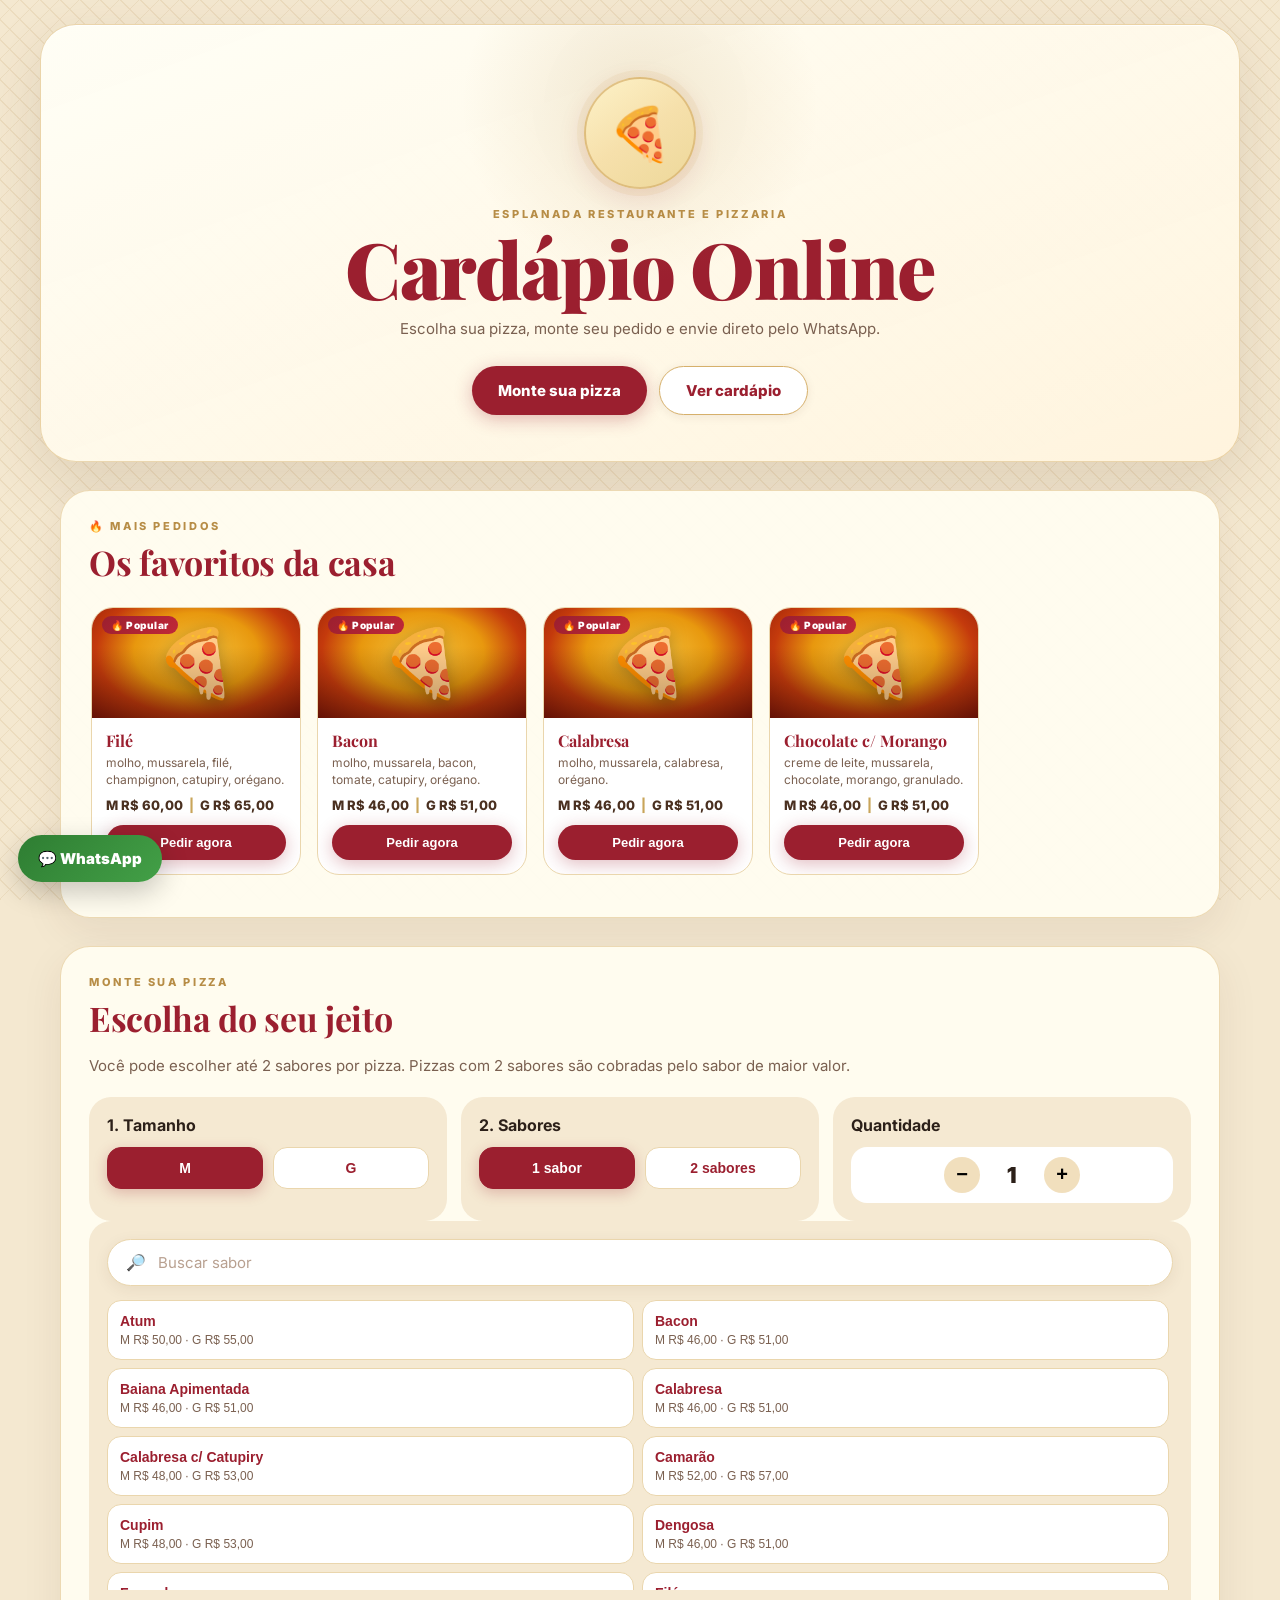
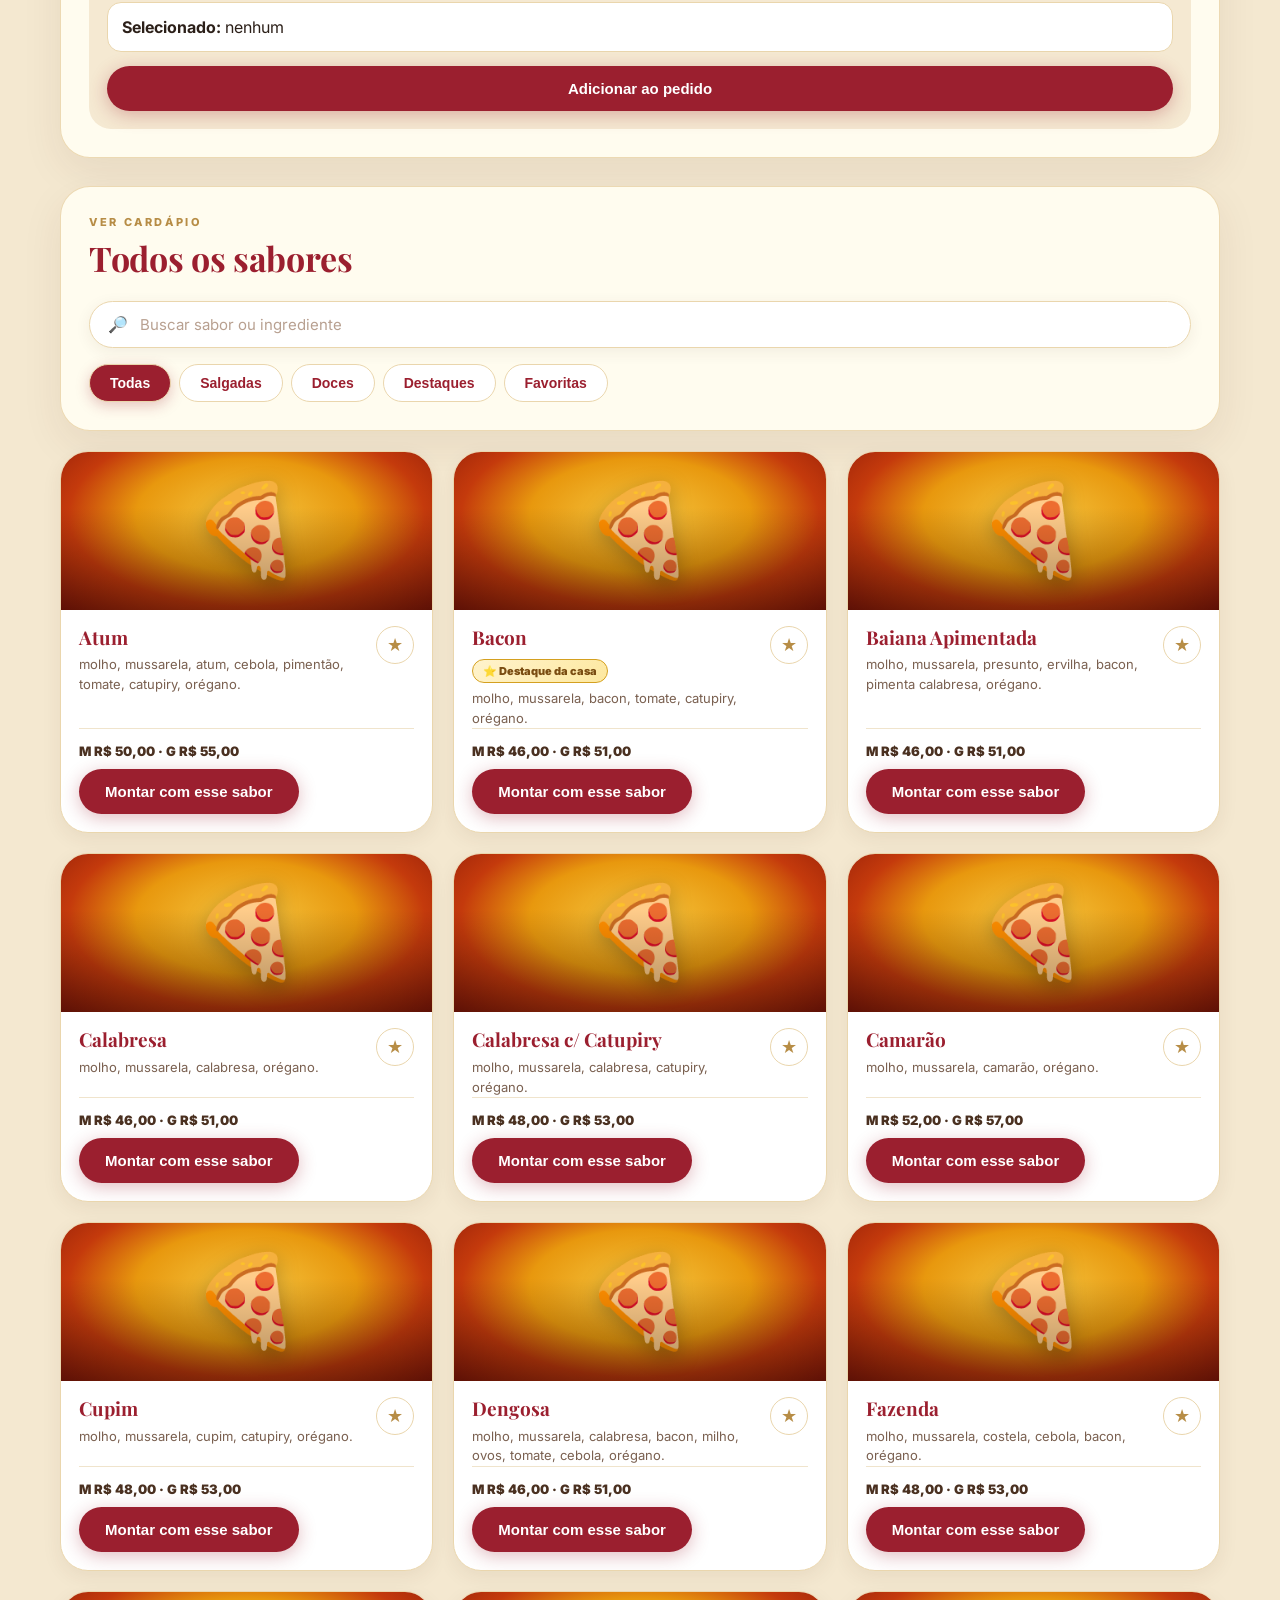
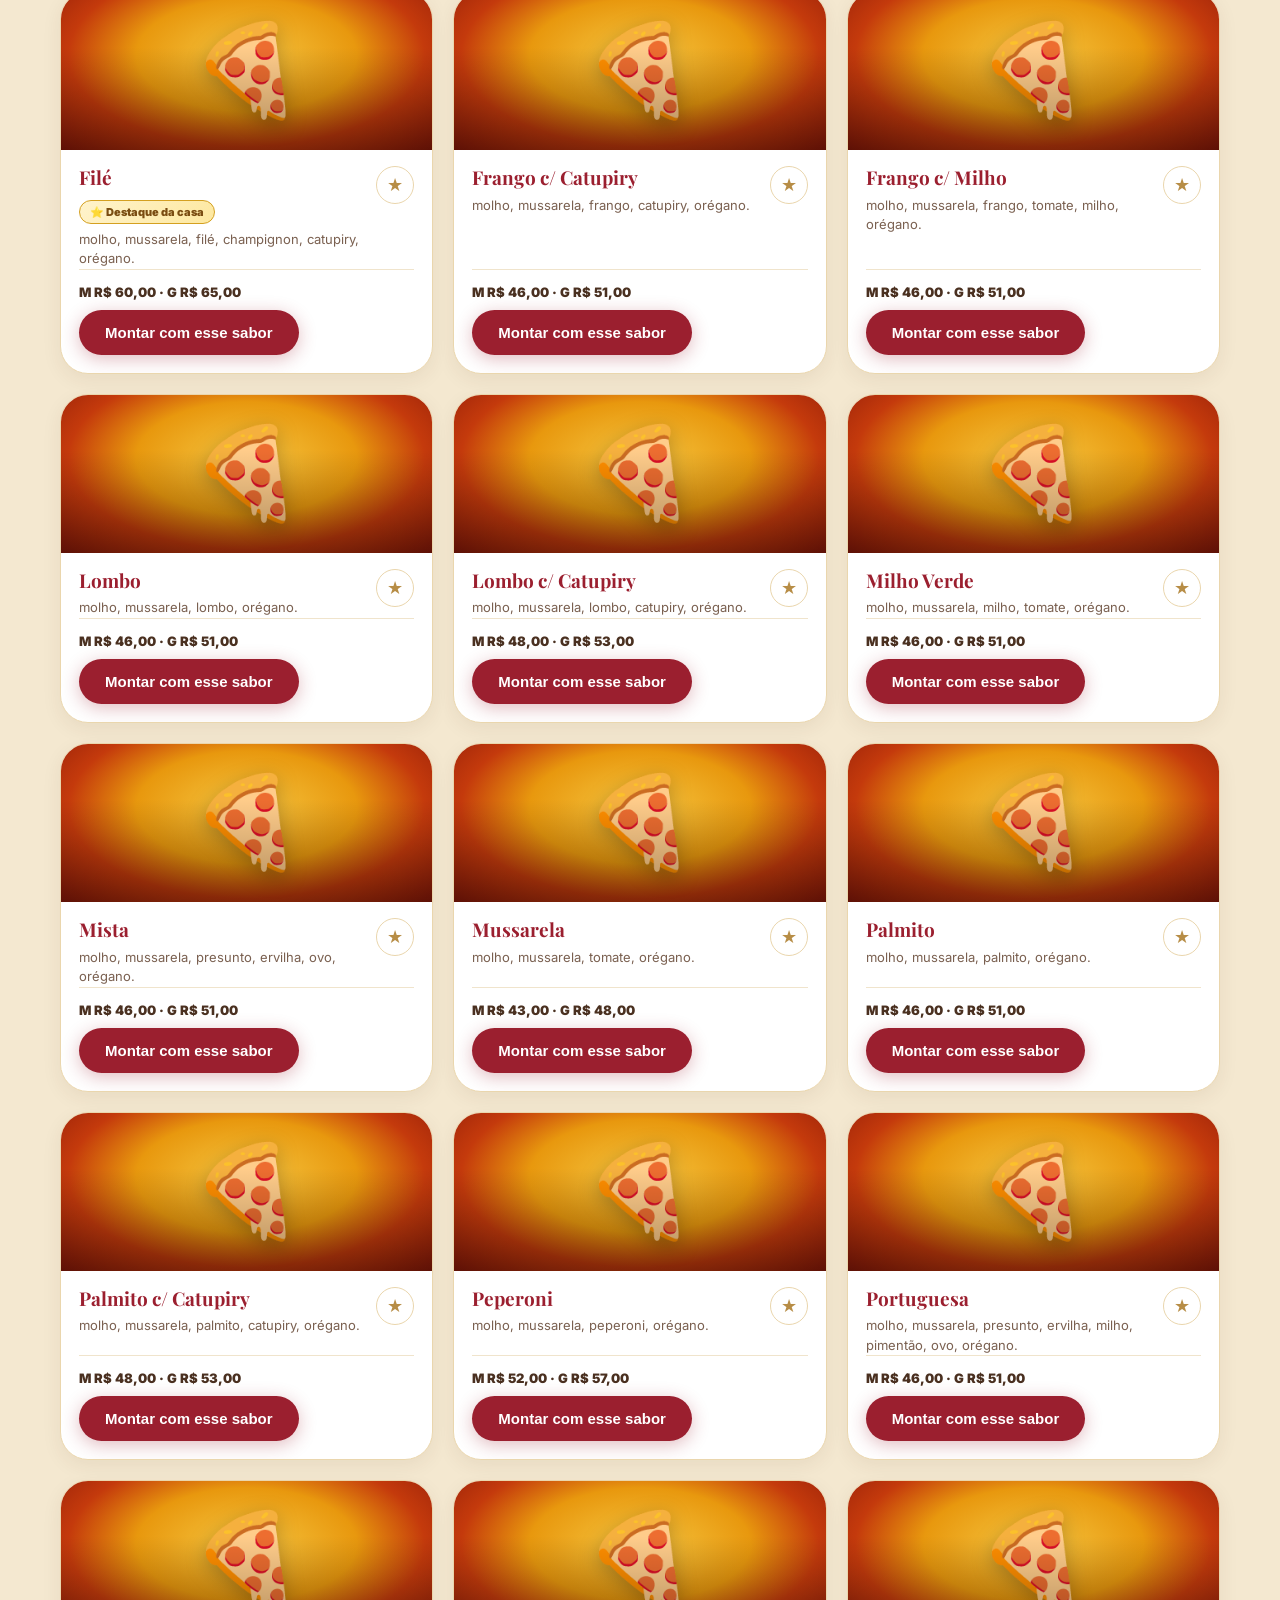
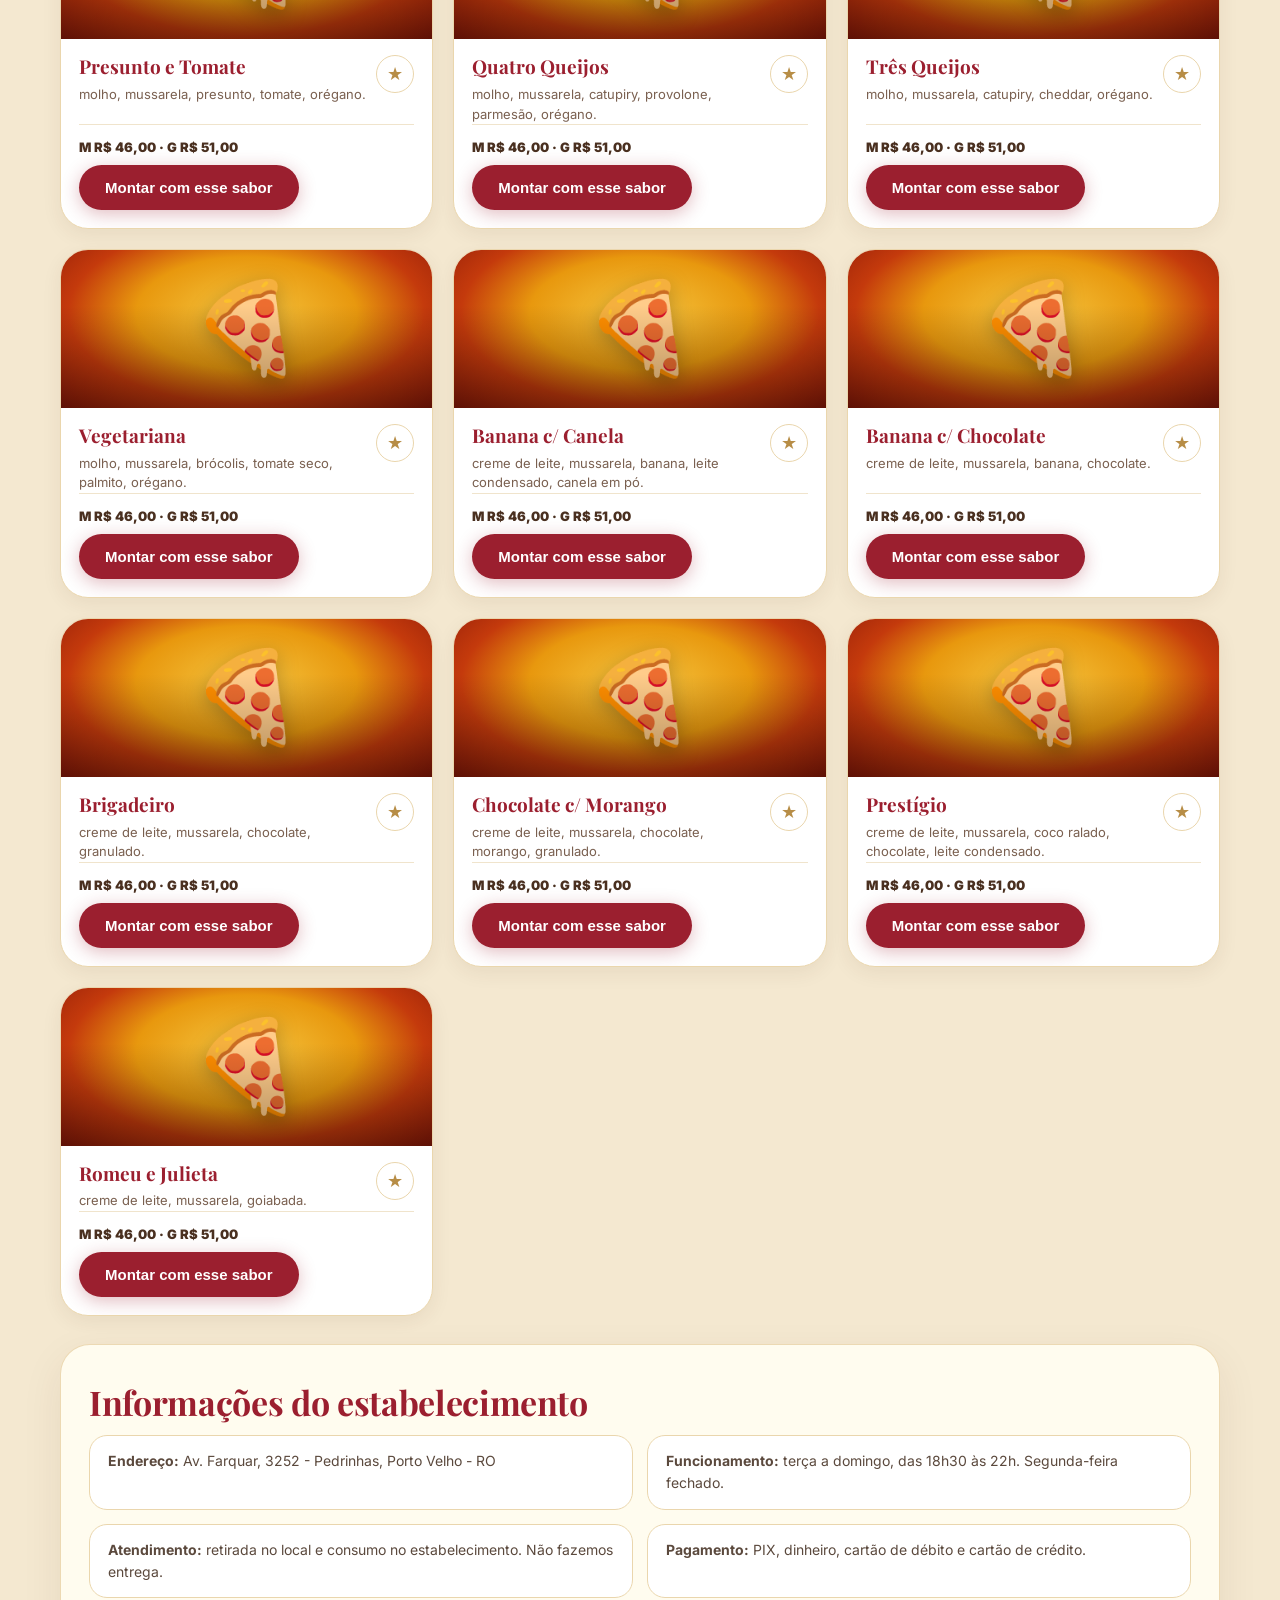
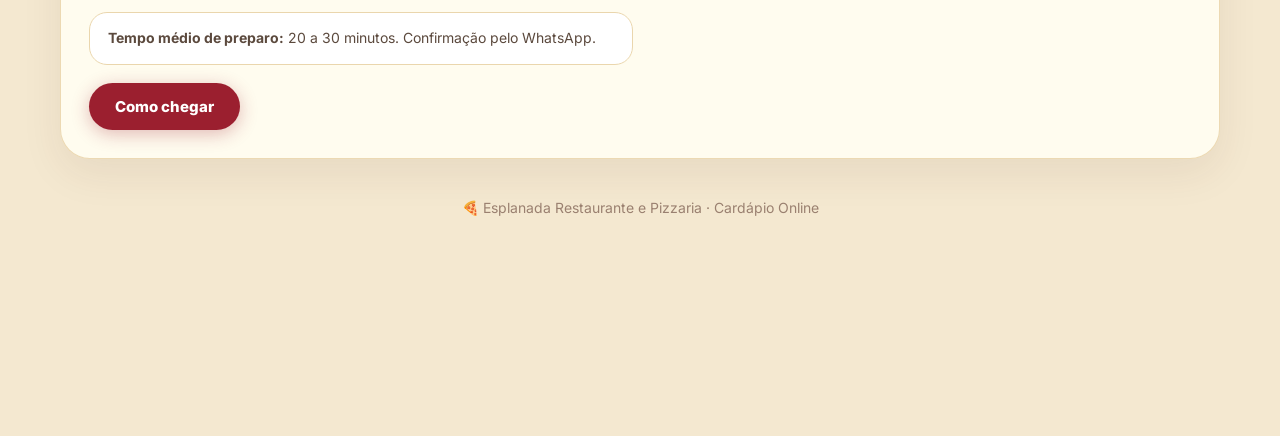
<file: index.html>
<!doctype html>
<html lang="pt-BR">
<head>
  <meta charset="UTF-8" />
  <meta name="viewport" content="width=device-width, initial-scale=1.0" />
  <meta name="description" content="Sistema de cardápio online responsivo com montagem personalizada de pizzas e integração WhatsApp para Esplanada Restaurante e Pizzaria" />
  <meta name="theme-color" content="#9b1f2f" />
  <title>Cardápio Online | Esplanada Restaurante e Pizzaria</title>
  <link rel="icon" href="./assets/logo.png" />
  <link rel="preconnect" href="https://fonts.googleapis.com" />
  <link rel="preconnect" href="https://fonts.gstatic.com" crossorigin />
  <link href="https://fonts.googleapis.com/css2?family=Playfair+Display:wght@700;800;900&family=Inter:wght@400;500;600;700;800;900&display=swap" rel="stylesheet" />
  <link rel="stylesheet" href="style.css" />
</head>
<body>
  <div class="bg-pattern"></div>

  <header id="topo" class="hero">
    <div class="logo" id="logoArea">🍕</div>
    <p class="brand-subtitle">Esplanada Restaurante e Pizzaria</p>
    <h1>Cardápio Online</h1>
    <p class="hero-support">Escolha sua pizza, monte seu pedido e envie direto pelo WhatsApp.</p>
    <div class="hero-actions">
      <a href="#monte" class="btn primary">Monte sua pizza</a>
      <a href="#cardapio" class="btn secondary">Ver cardápio</a>
      <button id="repeatBtn" class="btn repeat-btn hidden" type="button">🔁 Repetir último pedido</button>
    </div>
  </header>

  <main class="container">

    <div id="closedNotice" class="closed-notice hidden">
      <div class="closed-inner">
        <div class="closed-icon">🔴</div>
        <div class="closed-text">
          <strong>Fechado agora</strong>
          <p>Funcionamos: Terça a domingo · 18h30 às 22h</p>
          <span>Pedidos liberados no próximo horário de funcionamento</span>
        </div>
      </div>
    </div>

    <section id="popular" class="panel popular-section">
      <p class="eyebrow">🔥 Mais pedidos</p>
      <h2>Os favoritos da casa</h2>
      <div id="popularList" class="popular-scroll"></div>
    </section>

    <section id="monte" class="panel">
      <p class="eyebrow">Monte sua pizza</p>
      <h2>Escolha do seu jeito</h2>
      <p class="muted">Você pode escolher até 2 sabores por pizza. Pizzas com 2 sabores são cobradas pelo sabor de maior valor.</p>

      <div class="builder-grid">
        <div class="box">
          <strong>1. Tamanho</strong>
          <div class="two-buttons">
            <button class="choice active" data-builder-size="M">M</button>
            <button class="choice" data-builder-size="G">G</button>
          </div>
        </div>
        <div class="box">
          <strong>2. Sabores</strong>
          <div class="two-buttons">
            <button class="choice active" data-flavor-count="1">1 sabor</button>
            <button class="choice" data-flavor-count="2">2 sabores</button>
          </div>
        </div>
        <div class="box">
          <strong>Quantidade</strong>
          <div class="qty-control">
            <button id="builderMinus" type="button">−</button>
            <span id="builderQty">1</span>
            <button id="builderPlus" type="button">+</button>
          </div>
        </div>
      </div>

      <div class="builder-list-wrap">
        <div class="searchbar">
          <span>🔎</span>
          <input id="builderSearch" placeholder="Buscar sabor" />
        </div>
        <div id="builderList" class="simple-list"></div>
        <div class="selected-box">
          <strong>Selecionado:</strong> <span id="builderSelected">nenhum</span>
        </div>
        <button id="addBuilderPizza" class="btn primary full" type="button">Adicionar ao pedido</button>
      </div>
    </section>

    <section id="cardapio" class="menu-section">
      <div class="panel menu-head">
        <div>
          <p class="eyebrow">Ver cardápio</p>
          <h2>Todos os sabores</h2>
        </div>
        <div class="searchbar desktop-search">
          <span>🔎</span>
          <input id="searchInput" placeholder="Buscar sabor ou ingrediente" />
        </div>
        <div class="filters">
          <button class="filter active" data-filter="todas" type="button">Todas</button>
          <button class="filter" data-filter="salgadas" type="button">Salgadas</button>
          <button class="filter" data-filter="doces" type="button">Doces</button>
          <button class="filter" data-filter="destaques" type="button">Destaques</button>
          <button class="filter" data-filter="favoritas" type="button">Favoritas</button>
        </div>
      </div>
      <div id="pizzaGrid" class="pizza-grid"></div>
    </section>

    <section class="panel info">
      <h2>Informações do estabelecimento</h2>
      <div class="info-grid">
        <p><strong>Endereço:</strong> Av. Farquar, 3252 - Pedrinhas, Porto Velho - RO</p>
        <p><strong>Funcionamento:</strong> terça a domingo, das 18h30 às 22h. Segunda-feira fechado.</p>
        <p><strong>Atendimento:</strong> retirada no local e consumo no estabelecimento. Não fazemos entrega.</p>
        <p><strong>Pagamento:</strong> PIX, dinheiro, cartão de débito e cartão de crédito.</p>
        <p><strong>Tempo médio de preparo:</strong> 20 a 30 minutos. Confirmação pelo WhatsApp.</p>
      </div>
      <a class="btn primary" target="_blank" href="https://www.google.com/maps/search/?api=1&query=Av.%20Farquar%2C%203252%20-%20Pedrinhas%2C%20Porto%20Velho%20-%20RO">Como chegar</a>
    </section>

    <footer>🍕 Esplanada Restaurante e Pizzaria · Cardápio Online</footer>
  </main>

  <!-- Botões fixos -->
  <a id="fixedWhats" class="fixed-whats" target="_blank">💬 WhatsApp</a>
  <button id="backTop" class="back-top hidden" type="button">↑</button>
  <button id="cartButton" class="cart-button hidden" type="button">
    <span class="cart-top-line">🛒 0 itens · R$0,00</span>
    <span class="cart-bottom-line">Finalizar pedido</span>
  </button>

  <!-- Mini carrinho -->
  <div id="miniCart" class="mini-cart hidden">
    <div class="mini-cart-head"><strong>🛒 Seu pedido</strong></div>
    <div id="miniCartItems" class="mini-cart-items"></div>
    <div id="miniCartSubtotal" class="mini-cart-subtotal"></div>
  </div>

  <!-- Modal pizza -->
  <div id="pizzaModal" class="modal hidden">
    <div class="modal-card">
      <button class="close" id="closePizzaModal" type="button">×</button>
      <div id="pizzaModalContent"></div>
    </div>
  </div>

  <!-- Modal de resumo (4 etapas) -->
  <div id="summaryModal" class="modal hidden">
    <div class="modal-card large">
      <button class="close" id="closeSummary" type="button">×</button>

      <div class="order-steps">
        <div class="step active" data-step="1">
          <div class="step-num">1</div>
          <span class="step-label">Pedido</span>
        </div>
        <div class="step-line"></div>
        <div class="step" data-step="2">
          <div class="step-num">2</div>
          <span class="step-label">Dados</span>
        </div>
        <div class="step-line"></div>
        <div class="step" data-step="3">
          <div class="step-num">3</div>
          <span class="step-label">Pagamento</span>
        </div>
        <div class="step-line"></div>
        <div class="step" data-step="4">
          <div class="step-num">4</div>
          <span class="step-label">Confirmar</span>
        </div>
      </div>

      <div id="warning" class="warning hidden"></div>

      <!-- Etapa 1: itens do pedido -->
      <div class="step-content" data-step-content="1">
        <h2>Seu pedido</h2>
        <div id="summaryItems"></div>
        <div class="summary-footer">
          <strong id="summaryTotal">Total: R$0,00</strong>
          <div>
            <button id="clearOrder" class="btn secondary" type="button">Limpar</button>
            <button class="btn primary step-next" data-next="2" type="button">Próximo →</button>
          </div>
        </div>
      </div>

      <!-- Etapa 2: dados do cliente -->
      <div class="step-content hidden" data-step-content="2">
        <h2>Seus dados</h2>
        <div class="form-grid">
          <input id="customerName" placeholder="Seu nome completo" />
          <select id="serviceType">
            <option value="">Tipo de atendimento</option>
            <option>Retirada no local</option>
            <option>Consumo no estabelecimento</option>
          </select>
        </div>
        <div class="step-nav">
          <button class="btn secondary step-back" data-back="1" type="button">← Voltar</button>
          <button class="btn primary step-next" data-next="3" type="button">Próximo →</button>
        </div>
      </div>

      <!-- Etapa 3: pagamento -->
      <div class="step-content hidden" data-step-content="3">
        <h2>Pagamento</h2>
        <div class="step-form">
          <select id="payment">
            <option value="">Forma de pagamento</option>
            <option>PIX</option>
            <option>Dinheiro</option>
            <option>Cartão de débito</option>
            <option>Cartão de crédito</option>
          </select>
          <div id="changeBox" class="change-box hidden">
            <strong>Precisa de troco?</strong>
            <div style="margin-top:10px">
              <button type="button" class="small-choice active" data-change="nao">Não</button>
              <button type="button" class="small-choice" data-change="sim">Sim</button>
            </div>
            <input id="changeFor" class="hidden" placeholder="Troco para R$100,00" style="margin-top:10px" />
          </div>
        </div>
        <div class="step-nav">
          <button class="btn secondary step-back" data-back="2" type="button">← Voltar</button>
          <button class="btn primary step-next" data-next="4" type="button">Próximo →</button>
        </div>
      </div>

      <!-- Etapa 4: confirmar -->
      <div class="step-content hidden" data-step-content="4">
        <h2>Confirmar pedido</h2>
        <textarea id="notes" placeholder="Observação geral do pedido (opcional)"></textarea>
        <div class="delivery-alert">
          <strong>Atenção:</strong> não fazemos entrega. Atendimento somente para retirada no local ou consumo no estabelecimento.
          <label>
            <input id="aware" type="checkbox" />
            Estou ciente que o atendimento é somente para retirada no local ou consumo no estabelecimento.
          </label>
        </div>
        <div class="step-nav">
          <button class="btn secondary step-back" data-back="3" type="button">← Voltar</button>
          <button id="confirmOrder" class="btn primary" type="button">Confirmar via WhatsApp →</button>
        </div>
      </div>

    </div>
  </div>

  <!-- Modal de confirmação -->
  <div id="confirmModal" class="modal hidden">
    <div class="confirm-card">
      <h3 id="confirmText">Confirmar ação?</h3>
      <div class="two-buttons">
        <button id="confirmNo" class="btn secondary" type="button">Não</button>
        <button id="confirmYes" class="btn primary" type="button">Sim</button>
      </div>
    </div>
  </div>

  <script src="script.js"></script>
</body>
</html>
</file>
<file: style.css>
* {
  box-sizing: border-box;
}

html {
  scroll-behavior: smooth;
}

body {
  margin: 0;
  font-family: 'Inter', system-ui, Arial, sans-serif;
  background: #f4e8d0;
  color: #2c2019;
}

.bg-pattern {
  position: fixed;
  inset: 0;
  pointer-events: none;
  opacity: .12;
  background-image:
    repeating-linear-gradient(45deg, #b78d46 0, #b78d46 1px, transparent 0, transparent 50%),
    repeating-linear-gradient(-45deg, #b78d46 0, #b78d46 1px, transparent 0, transparent 50%);
  background-size: 20px 20px;
}

.container {
  position: relative;
  max-width: 1200px;
  margin: 0 auto;
  padding: 0 20px 180px;
}

/* ── Hero ──────────────────────────────────── */
.hero {
  position: relative;
  max-width: 1200px;
  margin: 24px auto 0;
  padding: 52px 28px 46px;
  border: 1.5px solid rgba(214,176,107,.5);
  border-radius: 36px;
  background: linear-gradient(160deg, rgba(255,254,246,.98) 0%, rgba(255,244,222,.96) 100%);
  box-shadow: 0 20px 60px rgba(77,43,20,.13), inset 0 1px 0 rgba(255,255,255,.8);
  text-align: center;
  overflow: hidden;
}

.hero::before {
  content: "";
  position: absolute;
  width: 360px;
  height: 360px;
  border-radius: 50%;
  top: -100px;
  left: 50%;
  transform: translateX(-50%);
  background: radial-gradient(circle, rgba(183,141,70,.18) 0%, transparent 70%);
  pointer-events: none;
}

.logo {
  position: relative;
  width: 112px;
  height: 112px;
  margin: 0 auto 18px;
  border-radius: 999px;
  border: 2px solid rgba(214,176,107,.7);
  background: linear-gradient(145deg, #fdf2c8, #f6e0ab, #edd89a);
  display: flex;
  align-items: center;
  justify-content: center;
  font-size: 52px;
  box-shadow: 0 8px 28px rgba(155,31,47,.14), 0 0 0 7px rgba(214,176,107,.12);
  transition: transform .3s ease;
}

.logo:hover {
  transform: rotate(-5deg) scale(1.05);
}

.brand-subtitle,
.eyebrow {
  margin: 0;
  text-transform: uppercase;
  letter-spacing: .24em;
  font-size: 11px;
  font-weight: 800;
  color: #b78d46;
}

.hero h1 {
  margin: 8px 0 0;
  font-family: 'Playfair Display', Georgia, serif;
  font-size: clamp(42px, 8vw, 78px);
  line-height: 1;
  font-weight: 900;
  color: #9b1f2f;
  letter-spacing: -0.02em;
}

.hero-support,
.muted {
  color: #7a6050;
  font-size: 15px;
}

.hero-support {
  margin: 12px 0 0;
}

.hero-actions {
  display: flex;
  justify-content: center;
  gap: 12px;
  flex-wrap: wrap;
  margin-top: 28px;
}

/* ── Botão Repetir ─────────────────────────── */
.repeat-btn {
  background: linear-gradient(135deg, #fff3cc, #fde8a0) !important;
  color: #7a4d12 !important;
  border: 1.5px solid #d4a020 !important;
  box-shadow: 0 2px 10px rgba(183,141,70,.2) !important;
  font-size: 14px !important;
}

.repeat-btn:hover {
  background: linear-gradient(135deg, #fde8a0, #f8d060) !important;
  box-shadow: 0 6px 22px rgba(183,141,70,.3) !important;
}

/* ── Buttons ───────────────────────────────── */
.btn {
  border: 0;
  border-radius: 999px;
  padding: 14px 26px;
  font-weight: 800;
  font-size: 15px;
  text-decoration: none;
  display: inline-flex;
  align-items: center;
  justify-content: center;
  cursor: pointer;
  transition: transform .15s ease, box-shadow .15s ease, background .15s ease;
}

.btn:hover {
  transform: translateY(-2px);
}

.btn:active {
  transform: translateY(0) scale(.97);
}

.primary {
  background: #9b1f2f;
  color: #fff;
  box-shadow: 0 4px 18px rgba(155,31,47,.3);
}

.primary:hover {
  background: #b02235;
  box-shadow: 0 8px 30px rgba(155,31,47,.38);
}

.secondary {
  background: #fff;
  color: #9b1f2f;
  border: 1.5px solid #d6b06b;
  box-shadow: 0 2px 10px rgba(77,43,20,.08);
}

.secondary:hover {
  background: #fff9f0;
  box-shadow: 0 6px 22px rgba(77,43,20,.13);
}

.full {
  width: 100%;
  margin-top: 14px;
}

/* ── Panel ─────────────────────────────────── */
.panel {
  margin-top: 28px;
  border-radius: 30px;
  border: 1.5px solid rgba(214,176,107,.45);
  background: rgba(255,253,242,.93);
  padding: 28px;
  box-shadow: 0 14px 42px rgba(77,43,20,.08);
}

.panel h2 {
  margin: 6px 0 4px;
  font-family: 'Playfair Display', Georgia, serif;
  color: #9b1f2f;
  font-size: 34px;
  letter-spacing: -0.01em;
}

/* ── Aviso fechado ─────────────────────────── */
.closed-notice {
  margin: 18px 0 0;
  border-radius: 22px;
  background: linear-gradient(135deg, #fff0f0, #ffe0e0);
  border: 1.5px solid rgba(155,31,47,.25);
  overflow: hidden;
}

.closed-inner {
  display: flex;
  align-items: center;
  gap: 18px;
  padding: 20px 24px;
}

.closed-icon {
  font-size: 28px;
  flex-shrink: 0;
  animation: pulse 2s ease-in-out infinite;
}

@keyframes pulse {
  0%, 100% { opacity: 1; }
  50% { opacity: .5; }
}

.closed-text strong {
  display: block;
  font-size: 17px;
  font-weight: 900;
  color: #9b1f2f;
}

.closed-text p {
  margin: 4px 0 2px;
  font-size: 14px;
  font-weight: 600;
  color: #5b3030;
}

.closed-text span {
  font-size: 13px;
  color: #7a5050;
}

.hidden {
  display: none !important;
}

/* ── Seção "Mais pedidos" ──────────────────── */
.popular-section {
  overflow: hidden;
}

.popular-section h2 {
  margin-bottom: 18px;
}

.popular-scroll {
  display: flex;
  gap: 16px;
  overflow-x: auto;
  padding: 4px 2px 14px;
  scroll-snap-type: x mandatory;
  -webkit-overflow-scrolling: touch;
}

.popular-scroll::-webkit-scrollbar {
  height: 4px;
}

.popular-scroll::-webkit-scrollbar-thumb {
  background: #d6b06b;
  border-radius: 99px;
}

.popular-card {
  min-width: 210px;
  max-width: 210px;
  scroll-snap-align: start;
  flex-shrink: 0;
  background: #fff;
  border: 1.5px solid #ead6ad;
  border-radius: 22px;
  overflow: hidden;
  cursor: pointer;
  transition: transform .22s ease, box-shadow .22s ease, border-color .22s ease;
  display: flex;
  flex-direction: column;
}

.popular-card:hover {
  transform: translateY(-4px);
  box-shadow: 0 16px 40px rgba(77,43,20,.15);
  border-color: #c9a55a;
}

.popular-img {
  height: 110px;
  position: relative;
  overflow: hidden;
  background: radial-gradient(ellipse at 50% 40%, #f5c540 0%, #e8980e 42%, #c43a0c 68%, #8a1808 100%);
  flex-shrink: 0;
}

.popular-img::before {
  content: "🍕";
  position: absolute;
  font-size: 66px;
  left: 50%;
  top: 50%;
  transform: translate(-50%, -52%);
  filter: drop-shadow(0 4px 8px rgba(0,0,0,.25));
  line-height: 1;
}

.popular-img::after {
  content: "";
  position: absolute;
  inset: 0;
  background: linear-gradient(to bottom, transparent 35%, rgba(0,0,0,.28) 100%);
}

.popular-badge {
  position: absolute;
  top: 8px;
  left: 10px;
  z-index: 2;
  background: linear-gradient(135deg, #9b1f2f, #c02838);
  color: #fff;
  font-size: 10px;
  font-weight: 900;
  padding: 3px 9px;
  border-radius: 999px;
  letter-spacing: .05em;
}

.popular-info {
  padding: 12px 14px 14px;
  display: flex;
  flex-direction: column;
  flex: 1;
}

.popular-info strong {
  font-family: 'Playfair Display', Georgia, serif;
  font-size: 16px;
  color: #9b1f2f;
  display: block;
  margin-bottom: 4px;
}

.popular-info .popular-ingr {
  color: #7a6050;
  font-size: 12px;
  line-height: 1.4;
  flex: 1;
  display: -webkit-box;
  -webkit-line-clamp: 2;
  -webkit-box-orient: vertical;
  overflow: hidden;
}

.popular-price {
  display: flex;
  gap: 6px;
  align-items: center;
  margin: 8px 0;
  font-size: 13px;
  font-weight: 800;
  color: #4a3020;
}

.popular-price .sep {
  color: #c9a55a;
}

.popular-card .btn {
  font-size: 13px !important;
  padding: 10px 16px !important;
  margin-top: 4px;
  width: 100%;
}

/* ── Builder ───────────────────────────────── */
.builder-grid {
  display: grid;
  grid-template-columns: repeat(3, 1fr);
  gap: 14px;
  margin-top: 22px;
}

.box,
.builder-list-wrap {
  background: #f5e9d2;
  border-radius: 22px;
  padding: 18px;
}

.two-buttons {
  display: grid;
  grid-template-columns: repeat(2, 1fr);
  gap: 10px;
  margin-top: 12px;
}

.choice,
.filter,
.small-choice {
  border: 1.5px solid #ead6ad;
  border-radius: 14px;
  background: #fff;
  color: #9b1f2f;
  padding: 12px;
  font-weight: 800;
  font-size: 14px;
  cursor: pointer;
  transition: background .15s ease, color .15s ease, transform .1s ease, border-color .15s ease, box-shadow .15s ease;
}

.choice:hover,
.small-choice:hover {
  border-color: #9b1f2f;
  transform: translateY(-1px);
}

.choice.active,
.filter.active,
.small-choice.active {
  background: #9b1f2f;
  color: #fff;
  border-color: #9b1f2f;
  box-shadow: 0 4px 14px rgba(155,31,47,.25);
}

.qty-control {
  display: flex;
  align-items: center;
  justify-content: center;
  gap: 18px;
  margin-top: 12px;
  background: #fff;
  border-radius: 16px;
  padding: 10px;
}

.qty-control button,
.item-controls button {
  width: 36px;
  height: 36px;
  border: 0;
  border-radius: 999px;
  background: #f1dfbd;
  font-size: 20px;
  font-weight: 900;
  cursor: pointer;
  transition: background .15s ease, transform .1s ease;
}

.qty-control button:hover,
.item-controls button:hover {
  background: #e8cb98;
  transform: scale(1.1);
}

.qty-control span {
  font-size: 22px;
  font-weight: 900;
  min-width: 28px;
  text-align: center;
}

/* ── Search bar ────────────────────────────── */
.searchbar {
  display: flex;
  align-items: center;
  gap: 10px;
  background: #fff;
  border-radius: 999px;
  padding: 12px 18px;
  border: 1.5px solid #ead6ad;
  box-shadow: 0 4px 16px rgba(77,43,20,.07);
  transition: border-color .2s ease, box-shadow .2s ease;
}

.searchbar:focus-within {
  border-color: #b78d46;
  box-shadow: 0 4px 22px rgba(183,141,70,.22);
}

.searchbar input {
  border: 0;
  outline: 0;
  background: transparent;
  width: 100%;
  font-size: 15px;
  color: #2c2019;
  font-family: 'Inter', system-ui, sans-serif;
}

.searchbar input::placeholder {
  color: #b8a090;
}

/* ── Builder list ──────────────────────────── */
.simple-list {
  display: grid;
  grid-template-columns: repeat(2, 1fr);
  gap: 8px;
  max-height: 290px;
  overflow: auto;
  margin-top: 14px;
  padding-right: 4px;
}

.simple-list::-webkit-scrollbar {
  width: 4px;
}

.simple-list::-webkit-scrollbar-thumb {
  background: #d6b06b;
  border-radius: 99px;
}

.simple-item {
  border: 1.5px solid #ead6ad;
  background: #fff;
  border-radius: 14px;
  padding: 12px;
  text-align: left;
  cursor: pointer;
  transition: border-color .15s ease, background .15s ease, transform .1s ease;
}

.simple-item:hover {
  border-color: #c49d55;
  transform: translateY(-1px);
}

.simple-item.selected {
  border-color: #9b1f2f;
  background: #fbeadf;
}

.simple-item strong {
  color: #9b1f2f;
  font-size: 14px;
}

.simple-item span {
  display: block;
  color: #7a6050;
  font-size: 12px;
  margin-top: 4px;
}

.selected-box {
  margin-top: 12px;
  background: #fff;
  border-radius: 14px;
  padding: 14px;
  border: 1.5px solid #ead6ad;
}

/* ── Menu head ─────────────────────────────── */
.menu-head {
  display: grid;
  gap: 16px;
}

.filters {
  display: flex;
  gap: 8px;
  flex-wrap: wrap;
}

.filter {
  border-radius: 999px !important;
  padding: 10px 20px !important;
  font-size: 14px !important;
  border: 1.5px solid #ead6ad !important;
}

.filter:hover {
  border-color: #9b1f2f !important;
  transform: translateY(-1px);
}

/* ── Pizza grid ────────────────────────────── */
.pizza-grid {
  display: grid;
  grid-template-columns: repeat(3, 1fr);
  gap: 20px;
  margin-top: 20px;
}

/* ── Pizza card ────────────────────────────── */
.pizza-card {
  background: #fff;
  border: 1.5px solid #ead6ad;
  border-radius: 28px;
  overflow: hidden;
  box-shadow: 0 6px 20px rgba(77,43,20,.07);
  transition: transform .22s ease, box-shadow .22s ease, border-color .22s ease;
  display: flex;
  flex-direction: column;
}

.pizza-card:hover {
  transform: translateY(-5px);
  box-shadow: 0 20px 50px rgba(77,43,20,.15);
  border-color: #c9a55a;
}

.pizza-inner {
  display: flex;
  flex-direction: column;
  flex: 1;
}

.pizza-img {
  height: 158px;
  width: 100%;
  flex-shrink: 0;
  position: relative;
  overflow: hidden;
  background: radial-gradient(ellipse at 50% 40%, #f5c540 0%, #e8980e 42%, #c43a0c 68%, #8a1808 100%);
}

.pizza-img::before {
  content: "🍕";
  position: absolute;
  font-size: 90px;
  left: 50%;
  top: 50%;
  transform: translate(-50%, -52%);
  filter: drop-shadow(0 6px 10px rgba(0,0,0,.25));
  line-height: 1;
}

.pizza-img::after {
  content: "";
  position: absolute;
  inset: 0;
  background: linear-gradient(to bottom, transparent 35%, rgba(0,0,0,.32) 100%);
}

.pizza-body {
  padding: 16px 18px 18px;
  display: flex;
  flex: 1;
  flex-direction: column;
}

.pizza-top {
  display: flex;
  justify-content: space-between;
  gap: 10px;
  align-items: flex-start;
}

.pizza-card h3 {
  margin: 0 0 4px;
  font-family: 'Playfair Display', Georgia, serif;
  color: #9b1f2f;
  font-size: 19px;
  line-height: 1.25;
}

.pizza-card p {
  margin: 6px 0 0;
  color: #7a6050;
  font-size: 13px;
  line-height: 1.5;
}

.badge {
  display: inline-flex;
  align-items: center;
  gap: 3px;
  border-radius: 999px;
  background: linear-gradient(135deg, #fff3cc, #fde8a0);
  border: 1px solid #d4a020;
  color: #7a4d12;
  font-size: 11px;
  font-weight: 900;
  padding: 4px 10px;
  margin-top: 6px;
}

.star {
  border: 1.5px solid #ead6ad;
  background: #fff;
  color: #b78d46;
  border-radius: 999px;
  width: 38px;
  height: 38px;
  font-size: 18px;
  cursor: pointer;
  flex-shrink: 0;
  display: flex;
  align-items: center;
  justify-content: center;
  transition: background .15s ease, color .15s ease, transform .12s ease, border-color .15s ease;
}

.star:hover {
  transform: scale(1.18);
  border-color: #b78d46;
}

.star.active {
  background: linear-gradient(135deg, #d4a020, #b78d46);
  color: #fff;
  border-color: transparent;
  box-shadow: 0 3px 12px rgba(183,141,70,.35);
}

.pizza-actions {
  margin-top: auto;
  padding-top: 14px;
  border-top: 1px solid #f0e4cc;
  display: flex;
  align-items: center;
  justify-content: space-between;
  gap: 10px;
  flex-wrap: wrap;
}

.price {
  font-weight: 900;
  font-size: 13px;
  color: #4a3020;
}

/* ── Info section ──────────────────────────── */
.info-grid {
  display: grid;
  grid-template-columns: repeat(2, 1fr);
  gap: 14px;
  margin-top: 10px;
}

.info-grid p {
  background: #fff;
  border-radius: 18px;
  padding: 14px 18px;
  margin: 0;
  color: #5b493d;
  border: 1.5px solid #ead6ad;
  font-size: 14px;
  line-height: 1.6;
}

.info .btn {
  margin-top: 18px;
}

/* ── Footer ────────────────────────────────── */
footer {
  text-align: center;
  color: #9a8070;
  padding: 40px 0;
  font-size: 14px;
}

/* ── Botões fixos ──────────────────────────── */
.fixed-whats,
.back-top {
  position: fixed;
  z-index: 40;
  box-shadow: 0 10px 28px rgba(0,0,0,.22);
  transition: transform .15s ease, box-shadow .15s ease;
}

.fixed-whats:hover,
.back-top:hover {
  transform: translateY(-2px);
  box-shadow: 0 16px 38px rgba(0,0,0,.28);
}

.fixed-whats {
  left: 18px;
  bottom: 18px;
  background: linear-gradient(135deg, #2e7d32, #43a047);
  color: #fff;
  border-radius: 999px;
  padding: 14px 20px;
  text-decoration: none;
  font-weight: 900;
  font-size: 15px;
}

/* ── Carrinho fixo ─────────────────────────── */
.cart-button {
  position: fixed;
  z-index: 40;
  right: 18px;
  bottom: 18px;
  border: 0;
  border-radius: 22px;
  background: linear-gradient(135deg, #9b1f2f, #b82838);
  color: #fff;
  padding: 12px 22px;
  cursor: pointer;
  display: flex;
  flex-direction: column;
  align-items: center;
  gap: 2px;
  box-shadow: 0 10px 28px rgba(155,31,47,.45);
  transition: transform .15s ease, box-shadow .15s ease, background .15s ease;
  min-width: 190px;
}

.cart-button:hover {
  transform: translateY(-3px);
  box-shadow: 0 18px 40px rgba(155,31,47,.5);
  background: linear-gradient(135deg, #b02235, #cc2d42);
}

.cart-button:active {
  transform: translateY(0) scale(.97);
}

.cart-top-line {
  font-size: 12px;
  font-weight: 700;
  opacity: .88;
  letter-spacing: .02em;
}

.cart-bottom-line {
  font-size: 16px;
  font-weight: 900;
  letter-spacing: .01em;
}

/* ── Mini carrinho ─────────────────────────── */
.mini-cart {
  position: fixed;
  z-index: 39;
  right: 18px;
  bottom: 115px;
  width: 260px;
  background: #fffdf5;
  border-radius: 22px;
  border: 1.5px solid #ead6ad;
  box-shadow: 0 16px 50px rgba(77,43,20,.2);
  overflow: hidden;
  animation: slideUp .2s cubic-bezier(.17,.67,.35,1.2);
}

@keyframes slideUp {
  from { opacity: 0; transform: translateY(12px); }
  to   { opacity: 1; transform: translateY(0); }
}

.mini-cart-head {
  padding: 12px 16px 8px;
  background: linear-gradient(135deg, #9b1f2f, #b82838);
  color: #fff;
  font-size: 13px;
  font-weight: 900;
}

.mini-cart-items {
  padding: 8px 12px;
  max-height: 160px;
  overflow: auto;
}

.mini-cart-item {
  display: flex;
  justify-content: space-between;
  align-items: center;
  padding: 5px 0;
  font-size: 13px;
  border-bottom: 1px solid #f0e4cc;
  gap: 8px;
}

.mini-cart-item:last-child {
  border-bottom: 0;
}

.mini-cart-item span:first-child {
  color: #3d2a1a;
  font-weight: 600;
  flex: 1;
  overflow: hidden;
  text-overflow: ellipsis;
  white-space: nowrap;
}

.mini-cart-item span:last-child {
  color: #9b1f2f;
  font-weight: 800;
  flex-shrink: 0;
}

.mini-cart-subtotal {
  padding: 10px 14px;
  background: #f5e9d2;
  font-size: 14px;
  font-weight: 900;
  color: #9b1f2f;
  text-align: right;
}

.back-top {
  right: 18px;
  bottom: 120px;
  border: 0;
  border-radius: 999px;
  background: #9b1f2f;
  color: #fff;
  width: 46px;
  height: 46px;
  font-size: 20px;
  display: flex;
  align-items: center;
  justify-content: center;
  cursor: pointer;
}

/* ── Modais ────────────────────────────────── */
.modal {
  position: fixed;
  inset: 0;
  z-index: 50;
  background: rgba(18,8,4,.52);
  backdrop-filter: blur(6px);
  display: flex;
  align-items: center;
  justify-content: center;
  padding: 16px;
}

.modal-card,
.confirm-card {
  width: 100%;
  max-width: 720px;
  max-height: 92vh;
  overflow: auto;
  background: #fffdf5;
  border-radius: 32px;
  padding: 28px;
  box-shadow: 0 32px 80px rgba(0,0,0,.32), inset 0 1px 0 rgba(255,255,255,.9);
  border: 1.5px solid rgba(214,176,107,.3);
  animation: pop .22s cubic-bezier(.17,.67,.35,1.2);
}

.modal-card::-webkit-scrollbar {
  width: 5px;
}

.modal-card::-webkit-scrollbar-thumb {
  background: #d6b06b;
  border-radius: 99px;
}

.modal-card.large {
  max-width: 820px;
}

.close {
  float: right;
  border: 1.5px solid #ead6ad;
  background: #fff;
  border-radius: 999px;
  width: 38px;
  height: 38px;
  font-size: 22px;
  cursor: pointer;
  display: flex;
  align-items: center;
  justify-content: center;
  transition: background .15s ease, border-color .15s ease, color .15s ease;
  line-height: 1;
}

.close:hover {
  background: #fbe3df;
  border-color: #9b1f2f;
  color: #9b1f2f;
}

.modal-card h2,
.modal-card h3,
.confirm-card h3 {
  font-family: 'Playfair Display', Georgia, serif;
  color: #9b1f2f;
  margin-top: 4px;
}

.modal-grid {
  display: grid;
  grid-template-columns: repeat(2, 1fr);
  gap: 14px;
}

.modal-box {
  background: #f5e9d2;
  border-radius: 20px;
  padding: 16px;
}

.modal-price {
  text-align: center;
  background: linear-gradient(135deg, #fff5d8, #fde8a0);
  border: 1.5px solid #d4a020;
  border-radius: 20px;
  padding: 18px;
  margin-top: 14px;
}

.modal-price strong {
  font-size: 36px;
  color: #9b1f2f;
  font-family: 'Playfair Display', Georgia, serif;
}

.modal-price span {
  font-size: 13px;
  color: #7a6050;
  font-weight: 600;
}

.success-box {
  text-align: center;
  background: #fff;
  border-radius: 24px;
  padding: 30px 20px;
  animation: pop .25s cubic-bezier(.17,.67,.35,1.2);
}

.success-icon {
  font-size: 52px;
  margin-bottom: 10px;
  animation: pop .3s cubic-bezier(.17,.67,.35,1.3);
}

.success-box h3 {
  font-family: 'Playfair Display', Georgia, serif;
  color: #2e7d32 !important;
  font-size: 24px;
}

.success-box p {
  color: #7a6050;
  margin: 8px 0 20px;
}

.success-actions {
  display: flex;
  gap: 10px;
  flex-wrap: wrap;
  justify-content: center;
}

.second-grid {
  display: grid;
  grid-template-columns: repeat(2, 1fr);
  gap: 12px;
  margin-top: 14px;
}

.second-card {
  border: 1.5px solid #ead6ad;
  background: #fff;
  border-radius: 18px;
  padding: 12px;
  text-align: left;
  cursor: pointer;
  transition: border-color .15s ease, transform .12s ease, background .15s ease;
  overflow: hidden;
}

.second-card:hover {
  border-color: #9b1f2f;
  transform: translateY(-2px);
  background: #fff9f0;
}

.second-card .pizza-img {
  height: 72px;
  border-radius: 12px;
  margin-bottom: 10px;
}

.second-card .pizza-img::before {
  font-size: 44px;
}

/* ── Etapas do modal ───────────────────────── */
.order-steps {
  display: flex;
  align-items: center;
  margin-bottom: 24px;
  margin-top: 8px;
}

.step {
  display: flex;
  flex-direction: column;
  align-items: center;
  gap: 4px;
  flex-shrink: 0;
}

.step-num {
  width: 34px;
  height: 34px;
  border-radius: 50%;
  border: 2px solid #d6b06b;
  background: #fff;
  display: flex;
  align-items: center;
  justify-content: center;
  font-weight: 900;
  font-size: 13px;
  color: #9b8060;
  transition: background .2s, color .2s, border-color .2s, box-shadow .2s;
}

.step-label {
  font-size: 11px;
  font-weight: 700;
  color: #b8a090;
  letter-spacing: .03em;
  white-space: nowrap;
  transition: color .2s;
}

.step.active .step-num {
  background: #9b1f2f;
  color: #fff;
  border-color: #9b1f2f;
  box-shadow: 0 4px 14px rgba(155,31,47,.35);
}

.step.active .step-label {
  color: #9b1f2f;
  font-weight: 800;
}

.step.done .step-num {
  background: #2e7d32;
  color: #fff;
  border-color: #2e7d32;
}

.step.done .step-label {
  color: #2e7d32;
}

.step-line {
  flex: 1;
  height: 2px;
  background: #e8d5b0;
  margin: 0 6px;
  margin-bottom: 18px;
  transition: background .2s;
}

.step-line.done {
  background: #2e7d32;
}

.step-content {
  animation: fadein .2s ease;
}

@keyframes fadein {
  from { opacity: 0; transform: translateX(8px); }
  to   { opacity: 1; transform: translateX(0); }
}

.step-nav {
  display: flex;
  justify-content: space-between;
  gap: 12px;
  margin-top: 20px;
  padding-top: 16px;
  border-top: 1.5px solid #f0e4cc;
}

.step-nav .btn {
  flex: 1;
}

.step-form {
  display: flex;
  flex-direction: column;
  gap: 12px;
  margin-top: 16px;
}

.step-form select,
.step-form input {
  width: 100%;
  border: 1.5px solid #ead6ad;
  background: #fff;
  border-radius: 18px;
  padding: 14px 16px;
  outline: 0;
  font-size: 15px;
  color: #2c2019;
  font-family: 'Inter', system-ui, sans-serif;
  transition: border-color .2s ease, box-shadow .2s ease;
}

.step-form select:focus,
.step-form input:focus {
  border-color: #b78d46;
  box-shadow: 0 0 0 3px rgba(183,141,70,.14);
}

/* ── Formulários ───────────────────────────── */
.form-grid {
  display: grid;
  grid-template-columns: repeat(2, 1fr);
  gap: 12px;
  margin-top: 16px;
}

.form-grid input,
.form-grid select,
textarea {
  width: 100%;
  border: 1.5px solid #ead6ad;
  background: #fff;
  border-radius: 18px;
  padding: 14px 16px;
  outline: 0;
  font-size: 15px;
  color: #2c2019;
  font-family: 'Inter', system-ui, sans-serif;
  transition: border-color .2s ease, box-shadow .2s ease;
}

.form-grid input:focus,
.form-grid select:focus,
textarea:focus {
  border-color: #b78d46;
  box-shadow: 0 0 0 3px rgba(183,141,70,.14);
}

textarea {
  margin-top: 12px;
  min-height: 95px;
  resize: vertical;
}

.change-box {
  border: 1.5px solid #ead6ad;
  background: #fff;
  border-radius: 18px;
  padding: 14px;
}

.change-box input {
  background: #f7efde;
  border: 1.5px solid #ead6ad;
  border-radius: 14px;
  padding: 12px 14px;
  width: 100%;
  font-family: 'Inter', system-ui, sans-serif;
  font-size: 14px;
  outline: 0;
}

.delivery-alert {
  margin-top: 14px;
  background: linear-gradient(135deg, #fffaec, #fff3d6);
  border: 1.5px solid #d6b06b;
  border-radius: 18px;
  padding: 16px;
  color: #5b493d;
}

.delivery-alert label {
  display: flex;
  gap: 8px;
  margin-top: 12px;
  font-weight: 800;
  cursor: pointer;
  align-items: flex-start;
}

.delivery-alert input[type="checkbox"] {
  width: 18px;
  height: 18px;
  flex-shrink: 0;
  accent-color: #9b1f2f;
  cursor: pointer;
  margin-top: 2px;
}

.warning {
  margin-top: 14px;
  background: linear-gradient(135deg, #fbe3df, #f8d0c8);
  color: #9b1f2f;
  border-radius: 18px;
  padding: 14px 16px;
  font-weight: 900;
  border: 1.5px solid rgba(155,31,47,.2);
}

/* ── Resumo do pedido ──────────────────────── */
.summary-footer {
  display: flex;
  align-items: center;
  justify-content: space-between;
  gap: 14px;
  flex-wrap: wrap;
  margin-top: 20px;
  padding-top: 18px;
  border-top: 1.5px solid #ead6ad;
}

.summary-footer > div {
  display: flex;
  gap: 10px;
}

.summary-footer strong {
  font-size: 26px;
  color: #9b1f2f;
  font-family: 'Playfair Display', Georgia, serif;
}

.summary-item {
  background: #fff;
  border-radius: 18px;
  padding: 14px 16px;
  margin-top: 10px;
  border: 1.5px solid #ead6ad;
  transition: border-color .15s ease;
}

.summary-item:hover {
  border-color: #c9a55a;
}

.summary-row {
  display: flex;
  align-items: center;
  justify-content: space-between;
  gap: 12px;
}

.item-controls {
  display: flex;
  align-items: center;
  gap: 7px;
  flex-wrap: wrap;
}

.remove-btn {
  border: 0;
  border-radius: 999px;
  background: #fbe3df;
  color: #9b1f2f;
  padding: 8px 14px;
  font-weight: 900;
  font-size: 13px;
  cursor: pointer;
  transition: background .15s ease, transform .1s ease;
}

.remove-btn:hover {
  background: #f7c8be;
  transform: scale(1.04);
}

.confirm-card {
  max-width: 380px;
  text-align: center;
}

.empty-message {
  grid-column: 1 / -1;
  background: #fff;
  border-radius: 20px;
  padding: 44px 20px;
  text-align: center;
  color: #7a6050;
  border: 1.5px dashed #d6b06b;
}

.empty-message p {
  margin: 8px 0 0;
  font-size: 14px;
}

@keyframes pop {
  from { opacity: 0; transform: scale(.94) translateY(12px); }
  to   { opacity: 1; transform: scale(1) translateY(0); }
}

/* ── Responsivo ────────────────────────────── */
@media(max-width: 1060px) {
  .pizza-grid {
    grid-template-columns: repeat(2, 1fr);
  }
}

@media(max-width: 760px) {
  .hero {
    margin: 12px 12px 0;
    padding: 36px 18px 32px;
  }

  .container {
    padding-left: 12px;
    padding-right: 12px;
    padding-bottom: 200px;
  }

  .builder-grid,
  .pizza-grid,
  .info-grid,
  .simple-list,
  .form-grid,
  .modal-grid,
  .second-grid {
    grid-template-columns: 1fr;
  }

  .desktop-search {
    width: 100%;
  }

  .summary-row {
    align-items: flex-start;
    flex-direction: column;
  }

  .cart-button {
    left: 12px;
    right: 12px;
    border-radius: 18px;
    min-width: unset;
  }

  .cart-bottom-line {
    font-size: 15px;
  }

  .mini-cart {
    right: 12px;
    left: 12px;
    width: auto;
    bottom: 130px;
  }

  .fixed-whats {
    left: 12px;
    bottom: 130px;
  }

  .back-top {
    display: none;
  }

  .step-label {
    display: none;
  }

  .order-steps {
    margin-bottom: 18px;
  }

  .popular-card {
    min-width: 175px;
    max-width: 175px;
  }

  .popular-img {
    height: 88px;
  }

  .choice,
  .filter,
  .small-choice {
    padding: 14px 12px;
    font-size: 15px;
  }

  .btn {
    padding: 15px 22px;
  }

  .step-nav {
    flex-direction: column-reverse;
  }

  .step-nav .btn {
    text-align: center;
    justify-content: center;
  }

  .success-actions {
    flex-direction: column;
  }

  .success-actions .btn {
    width: 100%;
  }
}

@media(max-width: 480px) {
  .pizza-grid {
    grid-template-columns: 1fr;
  }

  .filters {
    overflow-x: auto;
    flex-wrap: nowrap;
    padding-bottom: 4px;
  }

  .filter {
    white-space: nowrap;
    flex-shrink: 0;
  }

  .hero-actions {
    flex-direction: column;
    gap: 10px;
  }

  .hero-actions .btn {
    width: 100%;
  }
}
</file>
